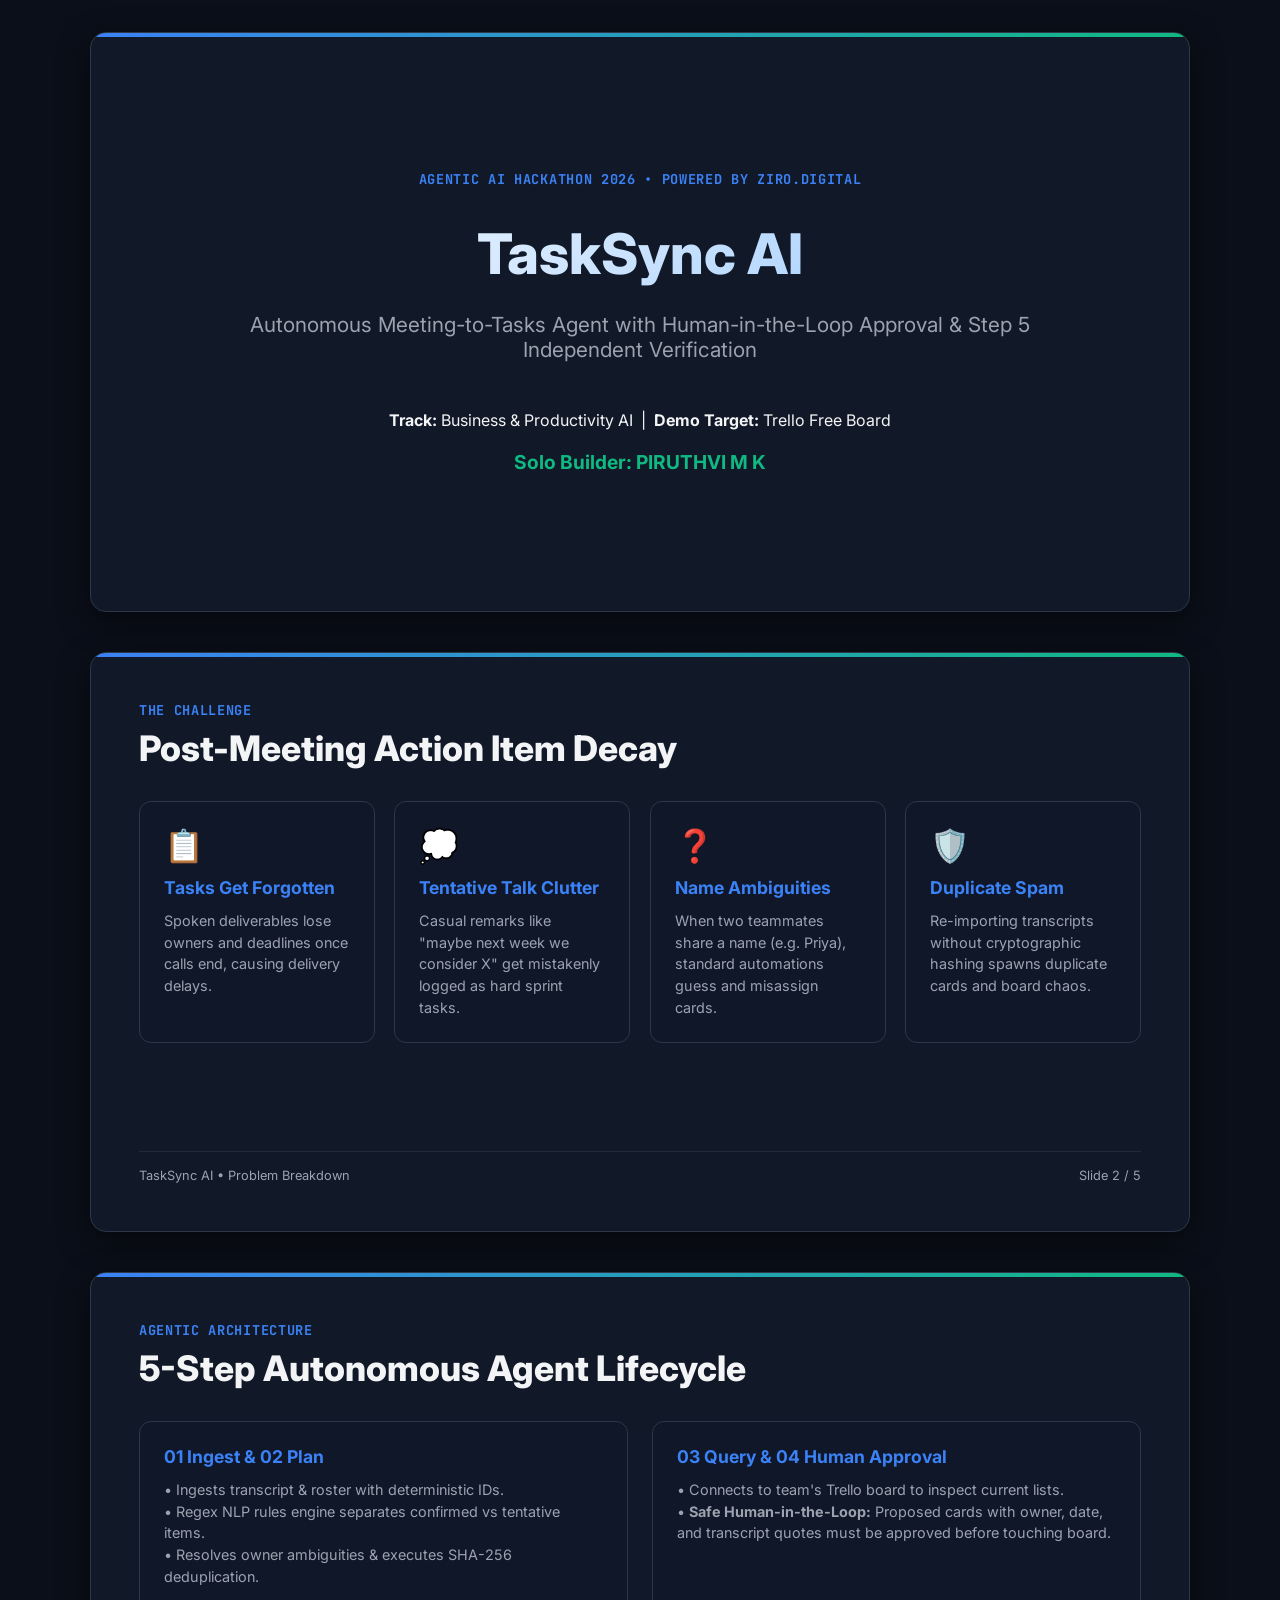
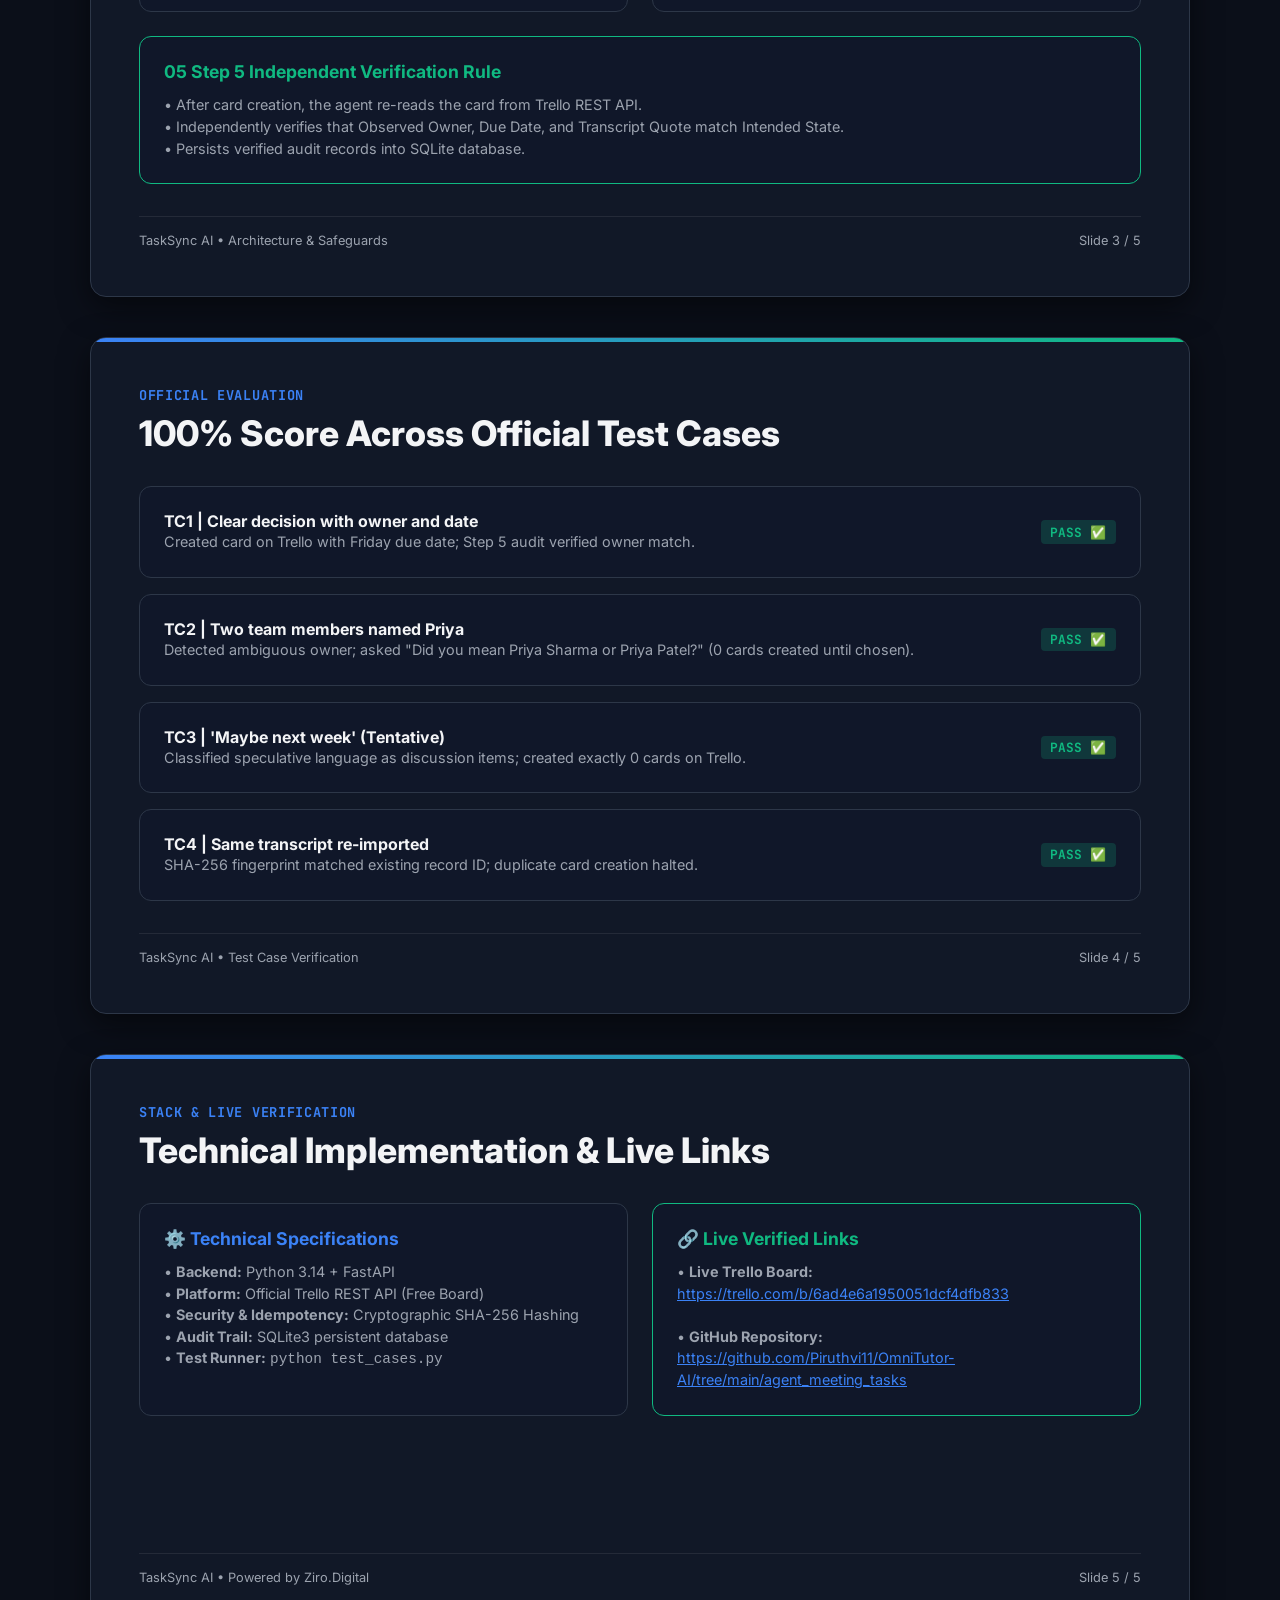
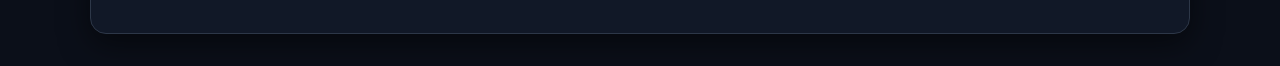
<file: agent_meeting_tasks/presentation.html>
<!DOCTYPE html>
<html lang="en">
<head>
  <meta charset="UTF-8">
  <meta name="viewport" content="width=device-width, initial-scale=1.0">
  <title>TaskSync AI - Presentation Deck</title>
  <link href="https://fonts.googleapis.com/css2?family=Inter:wght@400;600;700;800&family=JetBrains+Mono:wght@500;700&display=swap" rel="stylesheet">
  <style>
    :root {
      --bg: #0B0F19;
      --card-bg: #111827;
      --border: #2D3748;
      --accent: #3B82F6;
      --success: #10B981;
      --text: #F3F4F6;
      --text-muted: #9CA3AF;
    }
    * { box-sizing: border-box; margin: 0; padding: 0; }
    body {
      font-family: 'Inter', sans-serif;
      background: var(--bg);
      color: var(--text);
      display: flex;
      flex-direction: column;
      align-items: center;
      padding: 2rem 1rem;
      min-height: 100vh;
    }
    .deck-container {
      width: 100%;
      max-width: 1100px;
      display: flex;
      flex-direction: column;
      gap: 2.5rem;
    }
    .slide {
      background: var(--card-bg);
      border: 1px solid var(--border);
      border-radius: 16px;
      padding: 3rem;
      min-height: 580px;
      display: flex;
      flex-direction: column;
      justify-content: space-between;
      box-shadow: 0 10px 30px rgba(0,0,0,0.5);
      position: relative;
      overflow: hidden;
    }
    .slide::before {
      content: '';
      position: absolute;
      top: 0; left: 0; right: 0; height: 4px;
      background: linear-gradient(90deg, var(--accent), var(--success));
    }
    .eyebrow {
      font-family: 'JetBrains Mono', monospace;
      font-size: 0.85rem;
      font-weight: 700;
      color: var(--accent);
      text-transform: uppercase;
      letter-spacing: 0.05em;
      margin-bottom: 0.5rem;
    }
    .slide-title {
      font-size: 2.2rem;
      font-weight: 800;
      line-height: 1.2;
      margin-bottom: 2rem;
    }
    .grid-2 {
      display: grid;
      grid-template-columns: 1fr 1fr;
      gap: 1.5rem;
    }
    .grid-4 {
      display: grid;
      grid-template-columns: repeat(auto-fit, minmax(220px, 1fr));
      gap: 1.2rem;
    }
    .card {
      background: rgba(15, 23, 42, 0.6);
      border: 1px solid var(--border);
      border-radius: 12px;
      padding: 1.5rem;
      display: flex;
      flex-direction: column;
      gap: 0.75rem;
    }
    .card h3 {
      font-size: 1.1rem;
      font-weight: 700;
      color: var(--accent);
    }
    .card p {
      font-size: 0.9rem;
      color: var(--text-muted);
      line-height: 1.5;
    }
    .pass-badge {
      display: inline-block;
      font-family: 'JetBrains Mono', monospace;
      font-size: 0.8rem;
      font-weight: 700;
      background: rgba(16, 185, 129, 0.2);
      color: var(--success);
      padding: 0.2rem 0.6rem;
      border-radius: 4px;
      width: fit-content;
    }
    .slide-footer {
      display: flex;
      justify-content: space-between;
      align-items: center;
      margin-top: 2rem;
      padding-top: 1rem;
      border-top: 1px solid rgba(255, 255, 255, 0.08);
      font-size: 0.8rem;
      color: var(--text-muted);
    }
  </style>
</head>
<body>

  <div class="deck-container">
    
    <!-- Slide 1 -->
    <div class="slide" style="justify-content: center; text-align: center; gap: 1.5rem;">
      <div class="eyebrow">AGENTIC AI HACKATHON 2026 • POWERED BY ZIRO.DIGITAL</div>
      <h1 style="font-size: 3.5rem; font-weight: 800; background: linear-gradient(135deg, #fff, #93C5FD); -webkit-background-clip: text; -webkit-text-fill-color: transparent;">TaskSync AI</h1>
      <p style="font-size: 1.3rem; color: var(--text-muted); max-width: 800px; margin: 0 auto;">
        Autonomous Meeting-to-Tasks Agent with Human-in-the-Loop Approval & Step 5 Independent Verification
      </p>
      <div style="margin-top: 1.5rem; font-size: 1rem;">
        <strong>Track:</strong> Business & Productivity AI &nbsp;|&nbsp; <strong>Demo Target:</strong> Trello Free Board<br><br>
        <span style="color: var(--success); font-weight: 700; font-size: 1.2rem;">Solo Builder: PIRUTHVI M K</span>
      </div>
    </div>

    <!-- Slide 2 -->
    <div class="slide">
      <div>
        <div class="eyebrow">THE CHALLENGE</div>
        <h2 class="slide-title">Post-Meeting Action Item Decay</h2>
        <div class="grid-4">
          <div class="card">
            <span style="font-size: 2rem;">📋</span>
            <h3>Tasks Get Forgotten</h3>
            <p>Spoken deliverables lose owners and deadlines once calls end, causing delivery delays.</p>
          </div>
          <div class="card">
            <span style="font-size: 2rem;">💭</span>
            <h3>Tentative Talk Clutter</h3>
            <p>Casual remarks like "maybe next week we consider X" get mistakenly logged as hard sprint tasks.</p>
          </div>
          <div class="card">
            <span style="font-size: 2rem;">❓</span>
            <h3>Name Ambiguities</h3>
            <p>When two teammates share a name (e.g. Priya), standard automations guess and misassign cards.</p>
          </div>
          <div class="card">
            <span style="font-size: 2rem;">🛡️</span>
            <h3>Duplicate Spam</h3>
            <p>Re-importing transcripts without cryptographic hashing spawns duplicate cards and board chaos.</p>
          </div>
        </div>
      </div>
      <div class="slide-footer">
        <span>TaskSync AI • Problem Breakdown</span>
        <span>Slide 2 / 5</span>
      </div>
    </div>

    <!-- Slide 3 -->
    <div class="slide">
      <div>
        <div class="eyebrow">AGENTIC ARCHITECTURE</div>
        <h2 class="slide-title">5-Step Autonomous Agent Lifecycle</h2>
        <div class="grid-2">
          <div class="card">
            <h3>01 Ingest & 02 Plan</h3>
            <p>• Ingests transcript & roster with deterministic IDs.<br>• Regex NLP rules engine separates confirmed vs tentative items.<br>• Resolves owner ambiguities & executes SHA-256 deduplication.</p>
          </div>
          <div class="card">
            <h3>03 Query & 04 Human Approval</h3>
            <p>• Connects to team's Trello board to inspect current lists.<br>• <strong>Safe Human-in-the-Loop:</strong> Proposed cards with owner, date, and transcript quotes must be approved before touching board.</p>
          </div>
          <div class="card" style="grid-column: 1 / -1; border-color: var(--success);">
            <h3 style="color: var(--success);">05 Step 5 Independent Verification Rule</h3>
            <p>• After card creation, the agent re-reads the card from Trello REST API.<br>• Independently verifies that Observed Owner, Due Date, and Transcript Quote match Intended State.<br>• Persists verified audit records into SQLite database.</p>
          </div>
        </div>
      </div>
      <div class="slide-footer">
        <span>TaskSync AI • Architecture & Safeguards</span>
        <span>Slide 3 / 5</span>
      </div>
    </div>

    <!-- Slide 4 -->
    <div class="slide">
      <div>
        <div class="eyebrow">OFFICIAL EVALUATION</div>
        <h2 class="slide-title">100% Score Across Official Test Cases</h2>
        <div style="display: flex; flex-direction: column; gap: 1rem;">
          <div class="card" style="flex-direction: row; justify-content: space-between; align-items: center;">
            <div>
              <strong style="color: var(--text);">TC1 | Clear decision with owner and date</strong>
              <p>Created card on Trello with Friday due date; Step 5 audit verified owner match.</p>
            </div>
            <span class="pass-badge">PASS ✅</span>
          </div>
          <div class="card" style="flex-direction: row; justify-content: space-between; align-items: center;">
            <div>
              <strong style="color: var(--text);">TC2 | Two team members named Priya</strong>
              <p>Detected ambiguous owner; asked "Did you mean Priya Sharma or Priya Patel?" (0 cards created until chosen).</p>
            </div>
            <span class="pass-badge">PASS ✅</span>
          </div>
          <div class="card" style="flex-direction: row; justify-content: space-between; align-items: center;">
            <div>
              <strong style="color: var(--text);">TC3 | 'Maybe next week' (Tentative)</strong>
              <p>Classified speculative language as discussion items; created exactly 0 cards on Trello.</p>
            </div>
            <span class="pass-badge">PASS ✅</span>
          </div>
          <div class="card" style="flex-direction: row; justify-content: space-between; align-items: center;">
            <div>
              <strong style="color: var(--text);">TC4 | Same transcript re-imported</strong>
              <p>SHA-256 fingerprint matched existing record ID; duplicate card creation halted.</p>
            </div>
            <span class="pass-badge">PASS ✅</span>
          </div>
        </div>
      </div>
      <div class="slide-footer">
        <span>TaskSync AI • Test Case Verification</span>
        <span>Slide 4 / 5</span>
      </div>
    </div>

    <!-- Slide 5 -->
    <div class="slide">
      <div>
        <div class="eyebrow">STACK & LIVE VERIFICATION</div>
        <h2 class="slide-title">Technical Implementation & Live Links</h2>
        <div class="grid-2">
          <div class="card">
            <h3>⚙️ Technical Specifications</h3>
            <p>
              • <strong>Backend:</strong> Python 3.14 + FastAPI<br>
              • <strong>Platform:</strong> Official Trello REST API (Free Board)<br>
              • <strong>Security & Idempotency:</strong> Cryptographic SHA-256 Hashing<br>
              • <strong>Audit Trail:</strong> SQLite3 persistent database<br>
              • <strong>Test Runner:</strong> <code>python test_cases.py</code>
            </p>
          </div>
          <div class="card" style="border-color: var(--success);">
            <h3 style="color: var(--success);">🔗 Live Verified Links</h3>
            <p>
              • <strong>Live Trello Board:</strong><br>
              <a href="https://trello.com/b/6ad4e6a1950051dcf4dfb833" target="_blank" style="color: var(--accent);">https://trello.com/b/6ad4e6a1950051dcf4dfb833</a><br><br>
              • <strong>GitHub Repository:</strong><br>
              <a href="https://github.com/Piruthvi11/OmniTutor-AI/tree/main/agent_meeting_tasks" target="_blank" style="color: var(--accent);">https://github.com/Piruthvi11/OmniTutor-AI/tree/main/agent_meeting_tasks</a>
            </p>
          </div>
        </div>
      </div>
      <div class="slide-footer">
        <span>TaskSync AI • Powered by Ziro.Digital</span>
        <span>Slide 5 / 5</span>
      </div>
    </div>

  </div>

</body>
</html>
</file>
